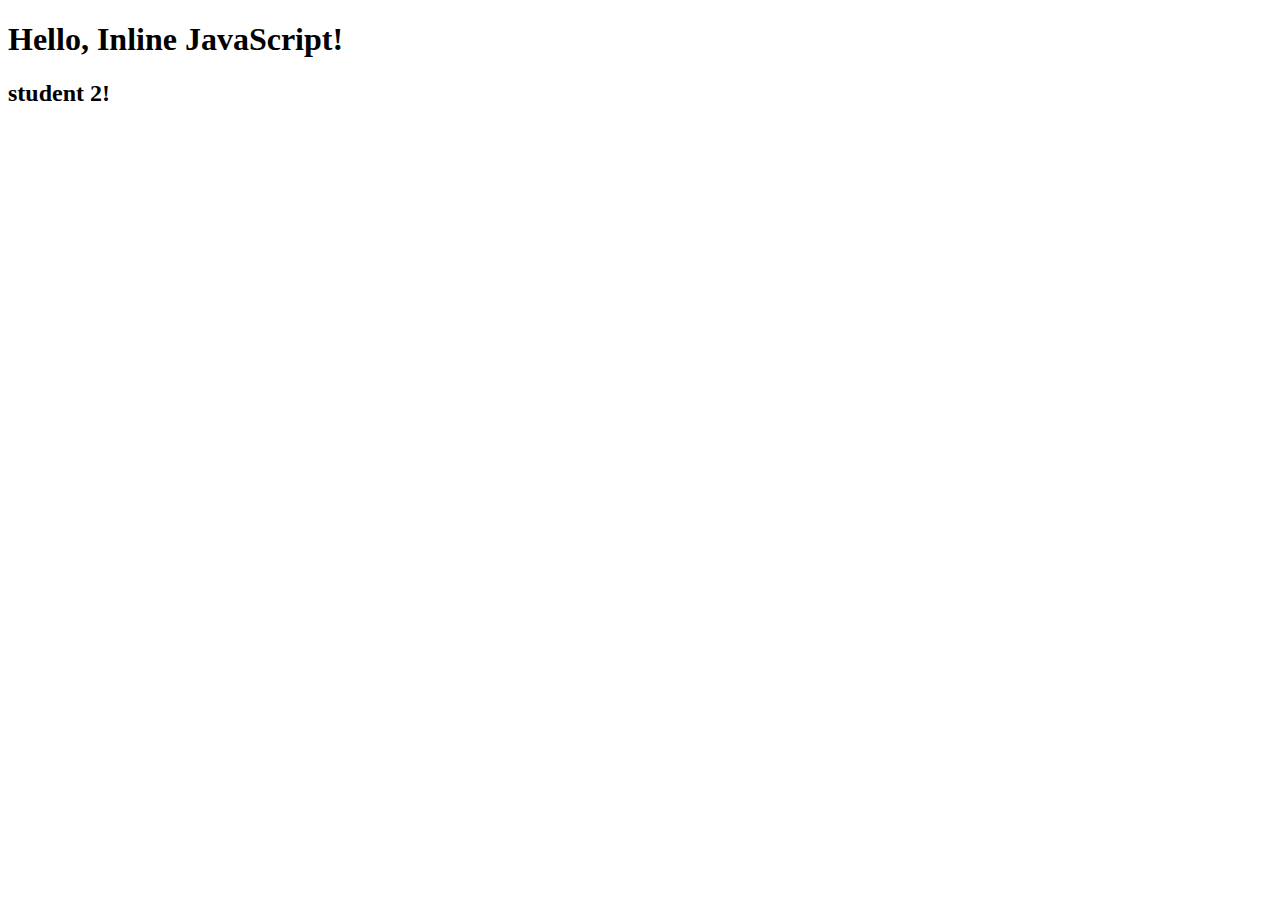
<file: index.html>
<!DOCTYPE html>
<html lang="en">
  <head>
    <meta charset="UTF-8" />
    <meta name="viewport" content="width=device-width, initial-scale=1.0" />
    <title>Document</title>

    <!-- <script>
      console.log('Calling form, Head!');
    </script> -->
  </head>
  <body>
    <h1 id="heading1"></h1>

    <h2 id="heading2"></h2>

    <script>
      let demo;

      demo = 'Hello, Inline JavaScript!';

      document.getElementById('heading1').innerText = demo;

      demo = 'student 2!';

      document.getElementById('heading2').innerText = demo;
    </script>
  </body>
</html>
</file>
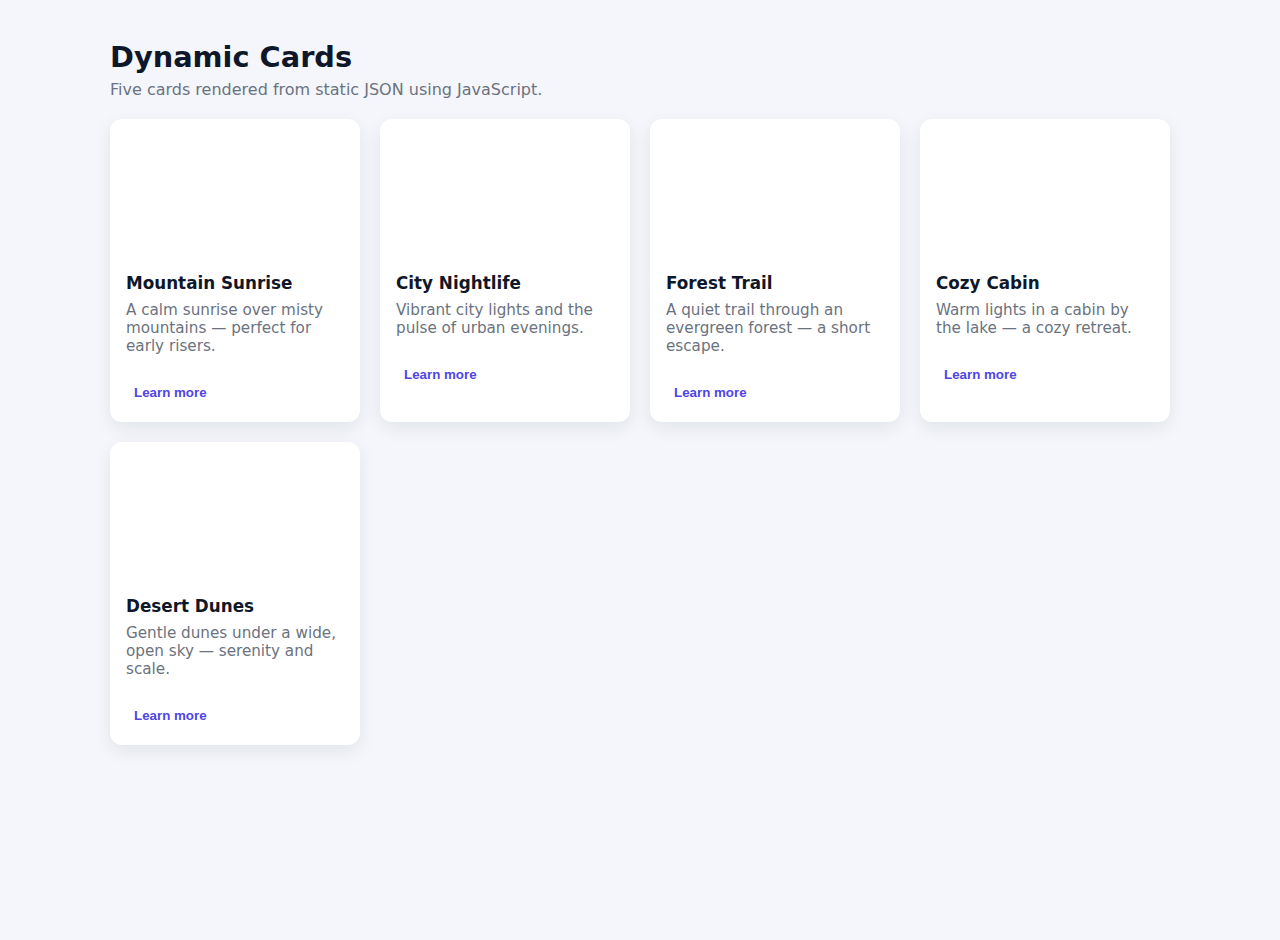
<file: cards.html>
<!DOCTYPE html>
<html lang="en">
  <head>
    <meta charset="utf-8" />
    <meta name="viewport" content="width=device-width,initial-scale=1" />
    <title>Dynamic Cards</title>
    <link rel="stylesheet" href="css/cards.css" />
  </head>
  <body>
    <main class="container">
      <header class="page-header">
        <h1>Dynamic Cards</h1>
        <p class="lead">Five cards rendered from static JSON using JavaScript.</p>
      </header>

      <section id="cards-container" class="cards-grid" aria-live="polite"></section>
    </main>

    <script src="js/cards.js" defer></script>
  </body>
</html>
</file>
<file: css/cards.css>
:root {
  --bg: #f4f6fb;
  --card-bg: #ffffff;
  --muted: #6b7280;
  --accent: #4f46e5;
  --radius: 12px;
  --shadow: 0 6px 18px rgba(16, 24, 40, 0.08);
}
* {
  box-sizing: border-box;
}
html,
body {
  height: 100%;
}
body {
  margin: 0;
  font-family: Inter, system-ui, -apple-system, 'Segoe UI', Roboto, 'Helvetica Neue', Arial;
  background: var(--bg);
  color: #0f172a;
  -webkit-font-smoothing: antialiased;
}
.container {
  max-width: 1100px;
  margin: 40px auto;
  padding: 0 20px;
}
.page-header {
  margin-bottom: 20px;
}
.page-header h1 {
  margin: 0;
  font-size: 1.8rem;
}
.lead {
  color: var(--muted);
  margin: 6px 0 0;
}

.cards-grid {
  display: grid;
  grid-template-columns: repeat(auto-fill, minmax(240px, 1fr));
  gap: 20px;
}
.card {
  background: var(--card-bg);
  border-radius: var(--radius);
  box-shadow: var(--shadow);
  overflow: hidden;
  display: flex;
  flex-direction: column;
  transition: transform 0.18s ease, box-shadow 0.18s ease;
}
.card:focus-within,
.card:hover {
  transform: translateY(-6px);
  box-shadow: 0 10px 28px rgba(16, 24, 40, 0.12);
}
.card .media {
  height: 140px;
  background-size: cover;
  background-position: center;
}
.card .content {
  padding: 14px 16px 16px;
  display: flex;
  flex-direction: column;
  gap: 8px;
}
.card .title {
  font-weight: 600;
  font-size: 1.05rem;
  margin: 0;
}
.card .desc {
  color: var(--muted);
  font-size: 0.95rem;
  margin: 0;
}
.card .meta {
  display: flex;
  align-items: center;
  justify-content: space-between;
  margin-top: 8px;
}
.btn {
  background: transparent;
  border: 0;
  color: var(--accent);
  font-weight: 600;
  padding: 6px 8px;
  border-radius: 8px;
  cursor: pointer;
}
.btn:focus {
  outline: 2px solid rgba(79, 70, 229, 0.18);
}

/* small, subtle expandable description */
.extra {
  color: var(--muted);
  font-size: 0.9rem;
  line-height: 1.4;
  max-height: 0;
  overflow: hidden;
  transition: max-height 0.22s ease;
  padding: 0 0;
}
.extra.open {
  max-height: 200px;
  padding-top: 6px;
}

@media (max-width: 520px) {
  .container {
    margin: 20px auto;
    padding: 0 12px;
  }
  .card .media {
    height: 120px;
  }
}
</file>
